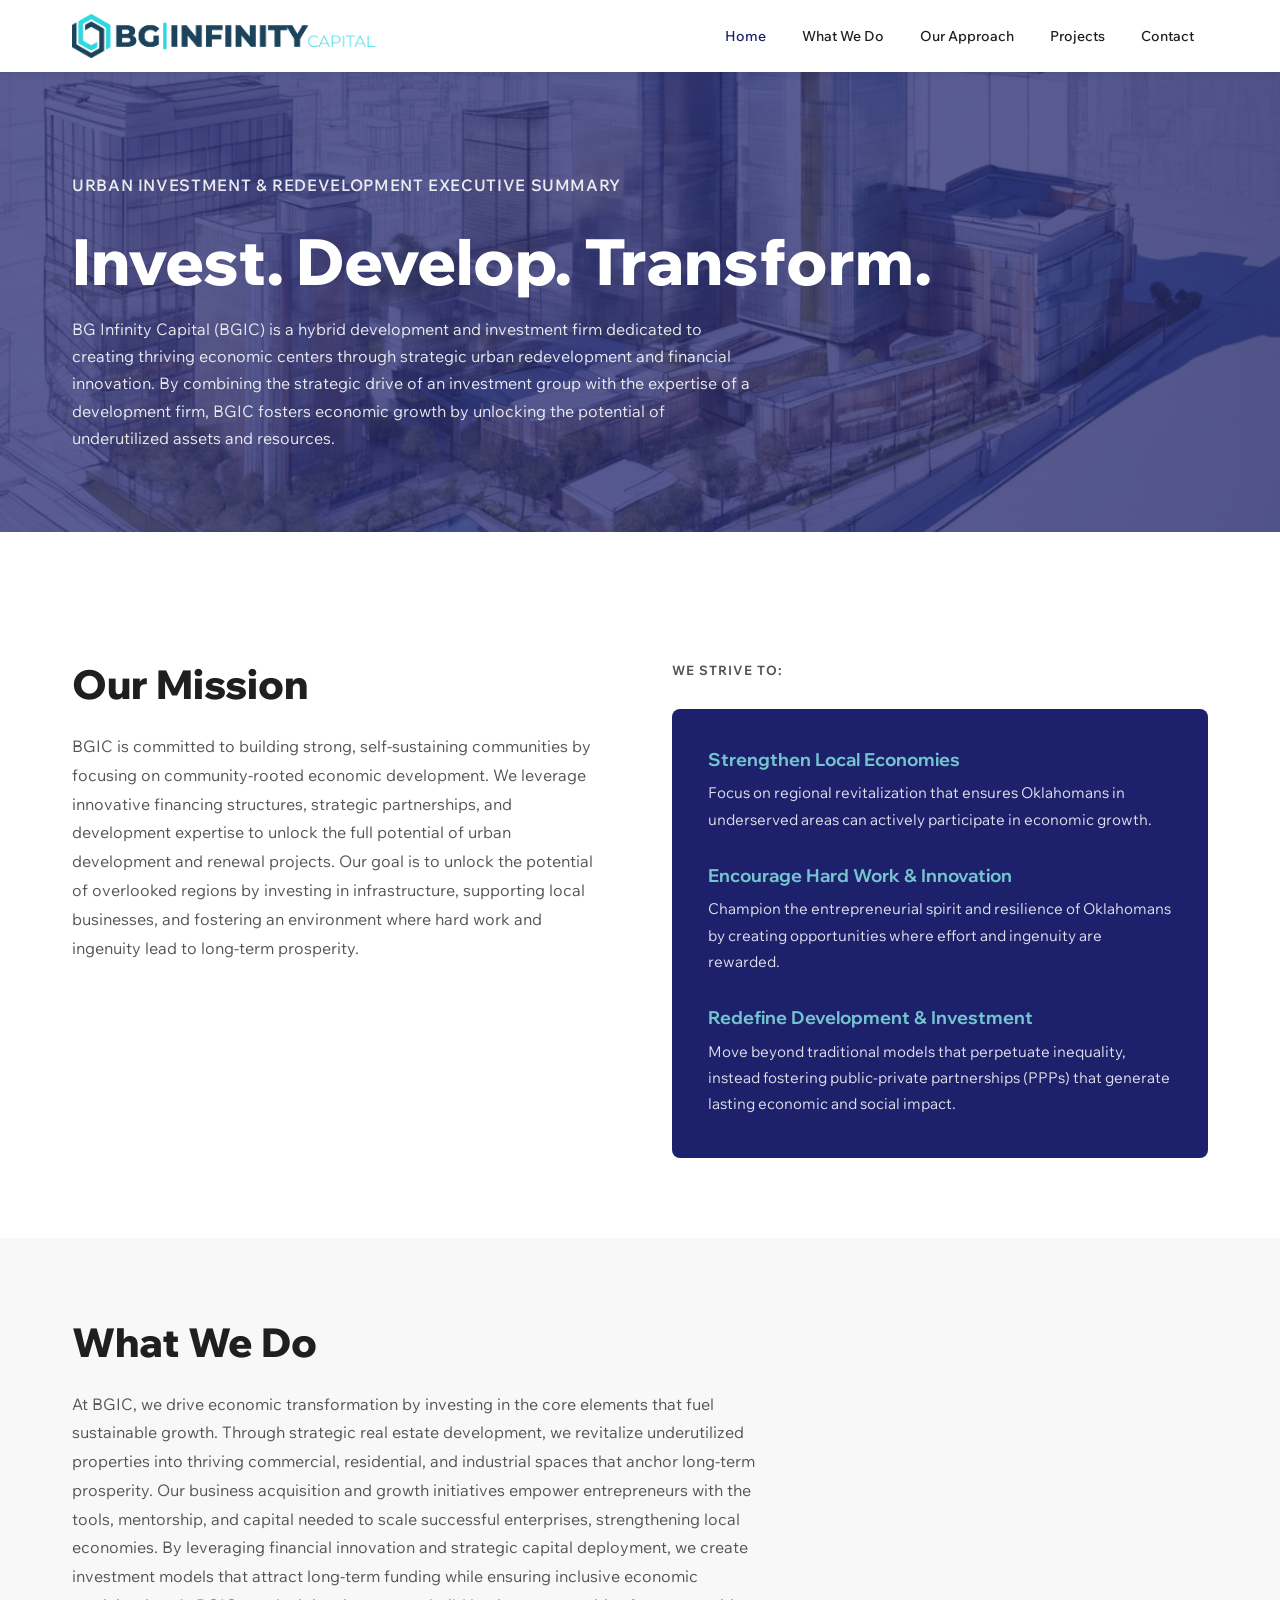
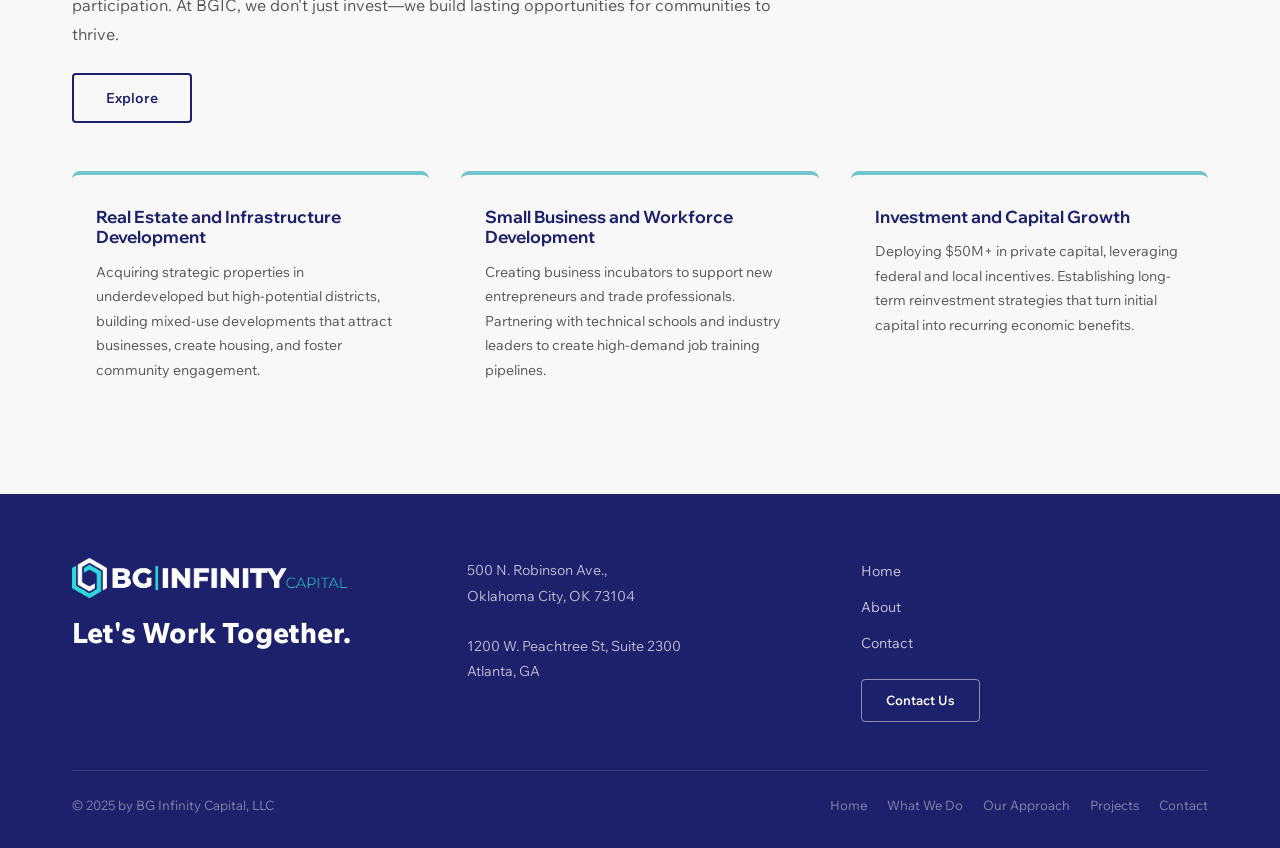
<file: index.html>
<!DOCTYPE html>
<html lang="en">
<head>
  <meta charset="UTF-8">
  <meta http-equiv="Content-Security-Policy" content="upgrade-insecure-requests">
  <meta name="viewport" content="width=device-width, initial-scale=1.0">
  <title>BG Infinity Capital – Invest. Develop. Transform.</title>
  <meta name="description" content="BG Infinity Capital (BGIC) is a hybrid development and investment firm dedicated to creating thriving economic centers through strategic urban redevelopment and financial innovation.">
  <link rel="icon" type="image/png" href="assets/images/logo.png">
  <link rel="stylesheet" href="assets/css/styles.css">
</head>
<body>

  <!-- NAVBAR -->
  <nav class="navbar">
    <div class="container">
      <a href="index.html" class="navbar-logo">
        <img src="assets/images/logo-dark.png" alt="BG Infinity Capital">
      </a>
      <ul class="navbar-nav">
        <li><a href="index.html">Home</a></li>
        <li><a href="what-we-do.html">What We Do</a></li>
        <li><a href="our-approach.html">Our Approach</a></li>
        <li><a href="projects.html">Projects</a></li>
        <li><a href="contact.html">Contact</a></li>
      </ul>
      <button class="navbar-hamburger" aria-label="Open menu">
        <span></span><span></span><span></span>
      </button>
    </div>
  </nav>

  <!-- MOBILE NAV -->
  <div class="mobile-nav">
    <a href="index.html">Home</a>
    <a href="what-we-do.html">What We Do</a>
    <a href="our-approach.html">Our Approach</a>
    <a href="projects.html">Projects</a>
    <a href="contact.html">Contact</a>
  </div>

  <main class="page-content">

    <!-- HERO -->
    <section class="hero" style="background-image: url('assets/images/hero-building.jpg');">
      <div class="container">
        <p class="hero-subtitle fade-up">Urban Investment &amp; Redevelopment Executive Summary</p>
        <h1 class="fade-up" style="transition-delay:0.1s">Invest. Develop. Transform.</h1>
        <p class="fade-up" style="transition-delay:0.2s">BG Infinity Capital (BGIC) is a hybrid development and investment firm dedicated to creating thriving economic centers through strategic urban redevelopment and financial innovation. By combining the strategic drive of an investment group with the expertise of a development firm, BGIC fosters economic growth by unlocking the potential of underutilized assets and resources.</p>
      </div>
    </section>

    <!-- OUR MISSION -->
    <section class="section">
      <div class="container">
        <div class="mission-grid">
          <div class="fade-up">
            <h2 class="section-title">Our Mission</h2>
            <p class="section-lead">BGIC is committed to building strong, self-sustaining communities by focusing on community-rooted economic development. We leverage innovative financing structures, strategic partnerships, and development expertise to unlock the full potential of urban development and renewal projects. Our goal is to unlock the potential of overlooked regions by investing in infrastructure, supporting local businesses, and fostering an environment where hard work and ingenuity lead to long-term prosperity.</p>
          </div>
          <div>
            <p style="font-size:13px;font-weight:700;letter-spacing:0.08em;text-transform:uppercase;color:var(--text-muted);margin-bottom:28px;" class="fade-up">We strive to:</p>
            <div class="mission-pillars" style="background:var(--primary);border-radius:8px;padding:40px 36px;">
              <div class="mission-pillar fade-up">
                <h3>Strengthen Local Economies</h3>
                <p>Focus on regional revitalization that ensures Oklahomans in underserved areas can actively participate in economic growth.</p>
              </div>
              <div class="mission-pillar fade-up" style="transition-delay:0.1s">
                <h3>Encourage Hard Work &amp; Innovation</h3>
                <p>Champion the entrepreneurial spirit and resilience of Oklahomans by creating opportunities where effort and ingenuity are rewarded.</p>
              </div>
              <div class="mission-pillar fade-up" style="transition-delay:0.2s">
                <h3>Redefine Development &amp; Investment</h3>
                <p>Move beyond traditional models that perpetuate inequality, instead fostering public-private partnerships (PPPs) that generate lasting economic and social impact.</p>
              </div>
            </div>
          </div>
        </div>
      </div>
    </section>

    <!-- WHAT WE DO -->
    <section class="section" style="background:var(--bg-light);">
      <div class="container">
        <div class="fade-up">
          <h2 class="section-title">What We Do</h2>
          <p class="section-lead">At BGIC, we drive economic transformation by investing in the core elements that fuel sustainable growth. Through strategic real estate development, we revitalize underutilized properties into thriving commercial, residential, and industrial spaces that anchor long-term prosperity. Our business acquisition and growth initiatives empower entrepreneurs with the tools, mentorship, and capital needed to scale successful enterprises, strengthening local economies. By leveraging financial innovation and strategic capital deployment, we create investment models that attract long-term funding while ensuring inclusive economic participation. At BGIC, we don't just invest—we build lasting opportunities for communities to thrive.</p>
          <a href="what-we-do.html" class="btn-outline" style="color:var(--primary);border-color:var(--primary);">Explore</a>
        </div>
        <div class="services-grid">
          <div class="service-card fade-up">
            <h3>Real Estate and Infrastructure Development</h3>
            <p>Acquiring strategic properties in underdeveloped but high-potential districts, building mixed-use developments that attract businesses, create housing, and foster community engagement.</p>
          </div>
          <div class="service-card fade-up" style="transition-delay:0.1s">
            <h3>Small Business and Workforce Development</h3>
            <p>Creating business incubators to support new entrepreneurs and trade professionals. Partnering with technical schools and industry leaders to create high-demand job training pipelines.</p>
          </div>
          <div class="service-card fade-up" style="transition-delay:0.2s">
            <h3>Investment and Capital Growth</h3>
            <p>Deploying $50M+ in private capital, leveraging federal and local incentives. Establishing long-term reinvestment strategies that turn initial capital into recurring economic benefits.</p>
          </div>
        </div>
      </div>
    </section>

  </main>

  <!-- FOOTER -->
  <footer class="footer">
    <div class="container">
      <div class="footer-top">
        <div>
          <div class="footer-brand">
            <img src="assets/images/logo-white.png" alt="BG Infinity Capital">
            <p class="tagline">Let's Work Together.</p>
          </div>
        </div>
        <div class="footer-addresses">
          <p>500 N. Robinson Ave.,<br>Oklahoma City, OK 73104</p>
          <br>
          <p>1200 W. Peachtree St, Suite 2300<br>Atlanta, GA</p>
        </div>
        <div style="display:flex;flex-direction:column;gap:24px;align-items:flex-start;">
          <nav class="footer-nav">
            <ul>
              <li><a href="index.html">Home</a></li>
              <li><a href="what-we-do.html">About</a></li>
              <li><a href="contact.html">Contact</a></li>
            </ul>
          </nav>
          <a href="contact.html" class="btn-cta">Contact Us</a>
        </div>
      </div>
      <div class="footer-bottom">
        <span>© 2025 by BG Infinity Capital, LLC</span>
        <nav style="display:flex;gap:20px;">
          <a href="index.html" style="color:rgba(255,255,255,0.45)">Home</a>
          <a href="what-we-do.html" style="color:rgba(255,255,255,0.45)">What We Do</a>
          <a href="our-approach.html" style="color:rgba(255,255,255,0.45)">Our Approach</a>
          <a href="projects.html" style="color:rgba(255,255,255,0.45)">Projects</a>
          <a href="contact.html" style="color:rgba(255,255,255,0.45)">Contact</a>
        </nav>
      </div>
    </div>
  </footer>

  <script src="assets/js/main.js"></script>
</body>
</html>
</file>
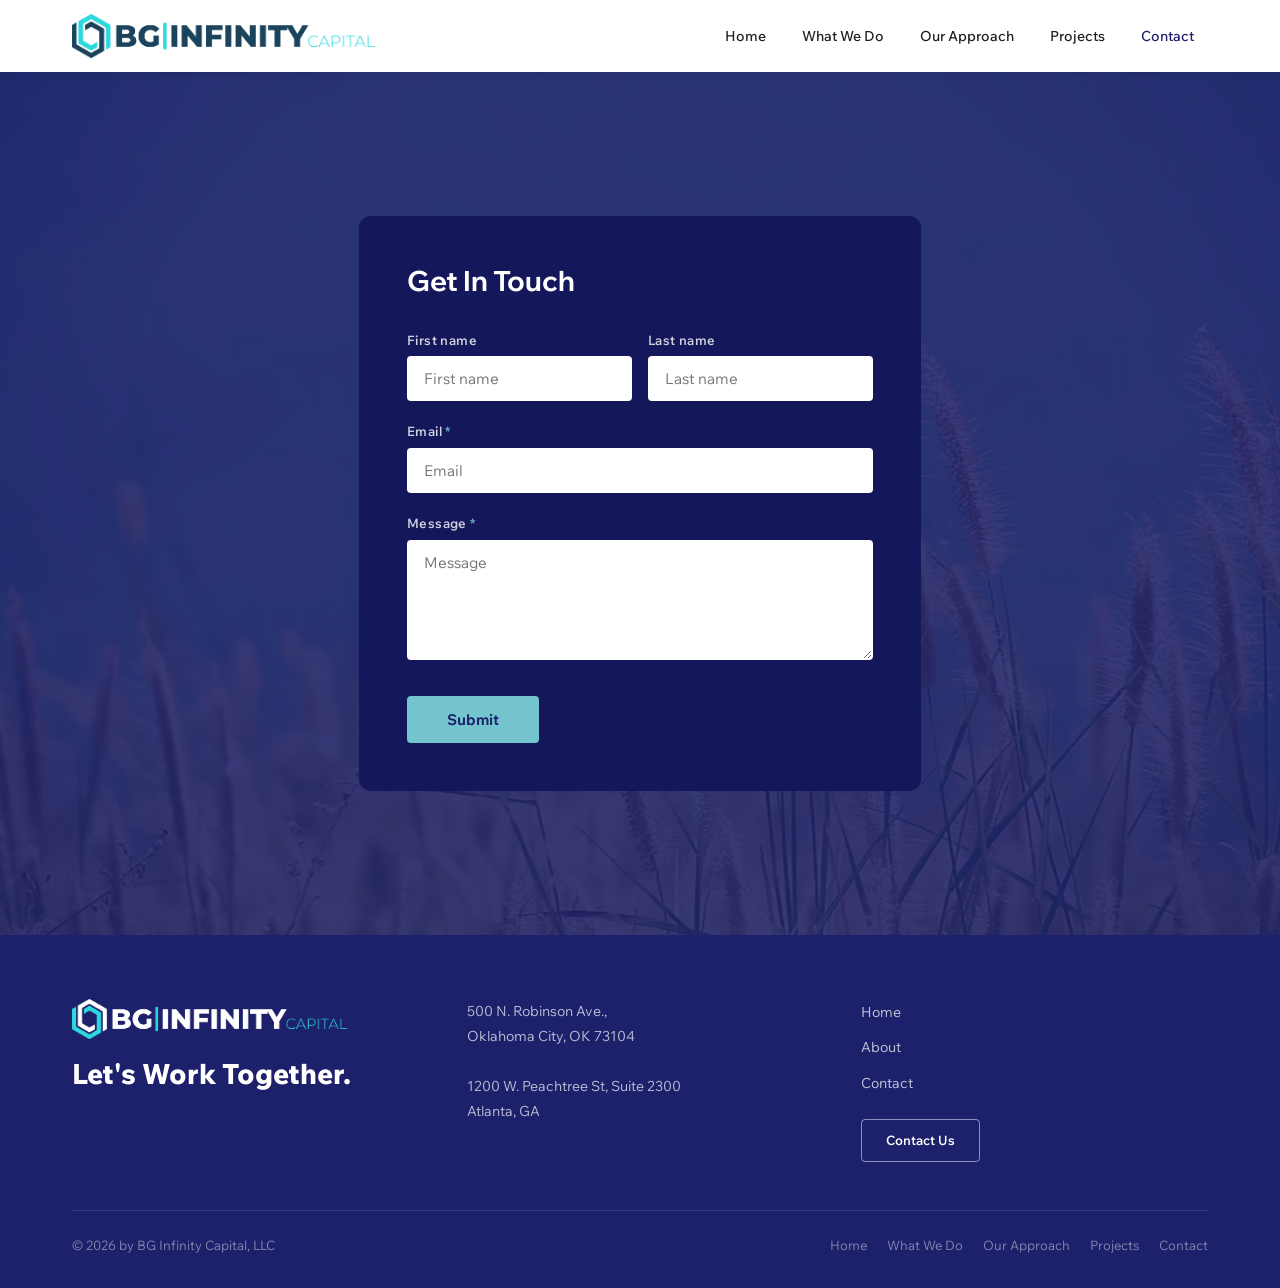
<file: contact.html>
<!DOCTYPE html>
<html lang="en">
<head>
  <meta charset="UTF-8">
  <meta http-equiv="Content-Security-Policy" content="upgrade-insecure-requests">
  <meta name="viewport" content="width=device-width, initial-scale=1.0">
  <title>Contact – BG Infinity Capital</title>
  <meta name="description" content="Get in touch with BG Infinity Capital. We're ready to discuss investment opportunities, partnerships, and community development projects.">
  <link rel="icon" type="image/png" href="assets/images/logo.png">
  <link rel="stylesheet" href="assets/css/styles.css">
</head>
<body>

  <!-- NAVBAR -->
  <nav class="navbar">
    <div class="container">
      <a href="index.html" class="navbar-logo">
        <img src="assets/images/logo-dark.png" alt="BG Infinity Capital">
      </a>
      <ul class="navbar-nav">
        <li><a href="index.html">Home</a></li>
        <li><a href="what-we-do.html">What We Do</a></li>
        <li><a href="our-approach.html">Our Approach</a></li>
        <li><a href="projects.html">Projects</a></li>
        <li><a href="contact.html">Contact</a></li>
      </ul>
      <button class="navbar-hamburger" aria-label="Open menu">
        <span></span><span></span><span></span>
      </button>
    </div>
  </nav>

  <div class="mobile-nav">
    <a href="index.html">Home</a>
    <a href="what-we-do.html">What We Do</a>
    <a href="our-approach.html">Our Approach</a>
    <a href="projects.html">Projects</a>
    <a href="contact.html">Contact</a>
  </div>

  <main class="page-content">

    <!-- CONTACT SECTION -->
    <section class="contact-section" style="min-height:calc(100vh - 72px);display:flex;align-items:center;background-image:url('assets/images/contact-bg.jpg');background-size:cover;background-position:center;position:relative;">
      <div style="position:absolute;inset:0;background:rgba(29,33,107,0.88);"></div>
      <div class="container" style="position:relative;z-index:1;padding-top:64px;padding-bottom:64px;">
        <div class="contact-form-card fade-up">
          <h2>Get In Touch</h2>
          <form id="contact-form" novalidate>
            <!-- Web3Forms access key — replace with your key from web3forms.com -->
            <input type="hidden" name="access_key" value="21f04a10-258e-4443-8933-9383ac6e4889">
            <input type="hidden" name="subject" value="New Contact Form Submission — BG Infinity Capital">
            <input type="hidden" name="from_name" value="BG Infinity Capital Website">
            <input type="checkbox" name="botcheck" style="display:none;">

            <div class="form-row">
              <div class="form-group">
                <label for="first-name">First name</label>
                <input type="text" id="first-name" name="first_name" placeholder="First name" autocomplete="given-name">
              </div>
              <div class="form-group">
                <label for="last-name">Last name</label>
                <input type="text" id="last-name" name="last_name" placeholder="Last name" autocomplete="family-name">
              </div>
            </div>

            <div class="form-group">
              <label for="email">Email <span style="color:var(--accent);">*</span></label>
              <input type="email" id="email" name="email" placeholder="Email" required autocomplete="email">
            </div>

            <div class="form-group">
              <label for="message">Message <span style="color:var(--accent);">*</span></label>
              <textarea id="message" name="message" placeholder="Message" required></textarea>
            </div>

            <button type="submit" class="btn-submit">Submit</button>
            <div id="form-success" class="form-success"></div>
          </form>
        </div>
      </div>
    </section>

  </main>

  <!-- FOOTER -->
  <footer class="footer">
    <div class="container">
      <div class="footer-top">
        <div>
          <div class="footer-brand">
            <img src="assets/images/logo-white.png" alt="BG Infinity Capital">
            <p class="tagline">Let's Work Together.</p>
          </div>
        </div>
        <div class="footer-addresses">
          <p>500 N. Robinson Ave.,<br>Oklahoma City, OK 73104</p>
          <br>
          <p>1200 W. Peachtree St, Suite 2300<br>Atlanta, GA</p>
        </div>
        <div style="display:flex;flex-direction:column;gap:24px;align-items:flex-start;">
          <nav class="footer-nav">
            <ul>
              <li><a href="index.html">Home</a></li>
              <li><a href="what-we-do.html">About</a></li>
              <li><a href="contact.html">Contact</a></li>
            </ul>
          </nav>
          <a href="contact.html" class="btn-cta">Contact Us</a>
        </div>
      </div>
      <div class="footer-bottom">
        <span>© 2026 by BG Infinity Capital, LLC</span>
        <nav style="display:flex;gap:20px;">
          <a href="index.html" style="color:rgba(255,255,255,0.45)">Home</a>
          <a href="what-we-do.html" style="color:rgba(255,255,255,0.45)">What We Do</a>
          <a href="our-approach.html" style="color:rgba(255,255,255,0.45)">Our Approach</a>
          <a href="projects.html" style="color:rgba(255,255,255,0.45)">Projects</a>
          <a href="contact.html" style="color:rgba(255,255,255,0.45)">Contact</a>
        </nav>
      </div>
    </div>
  </footer>

  <script src="assets/js/main.js"></script>
</body>
</html>
</file>
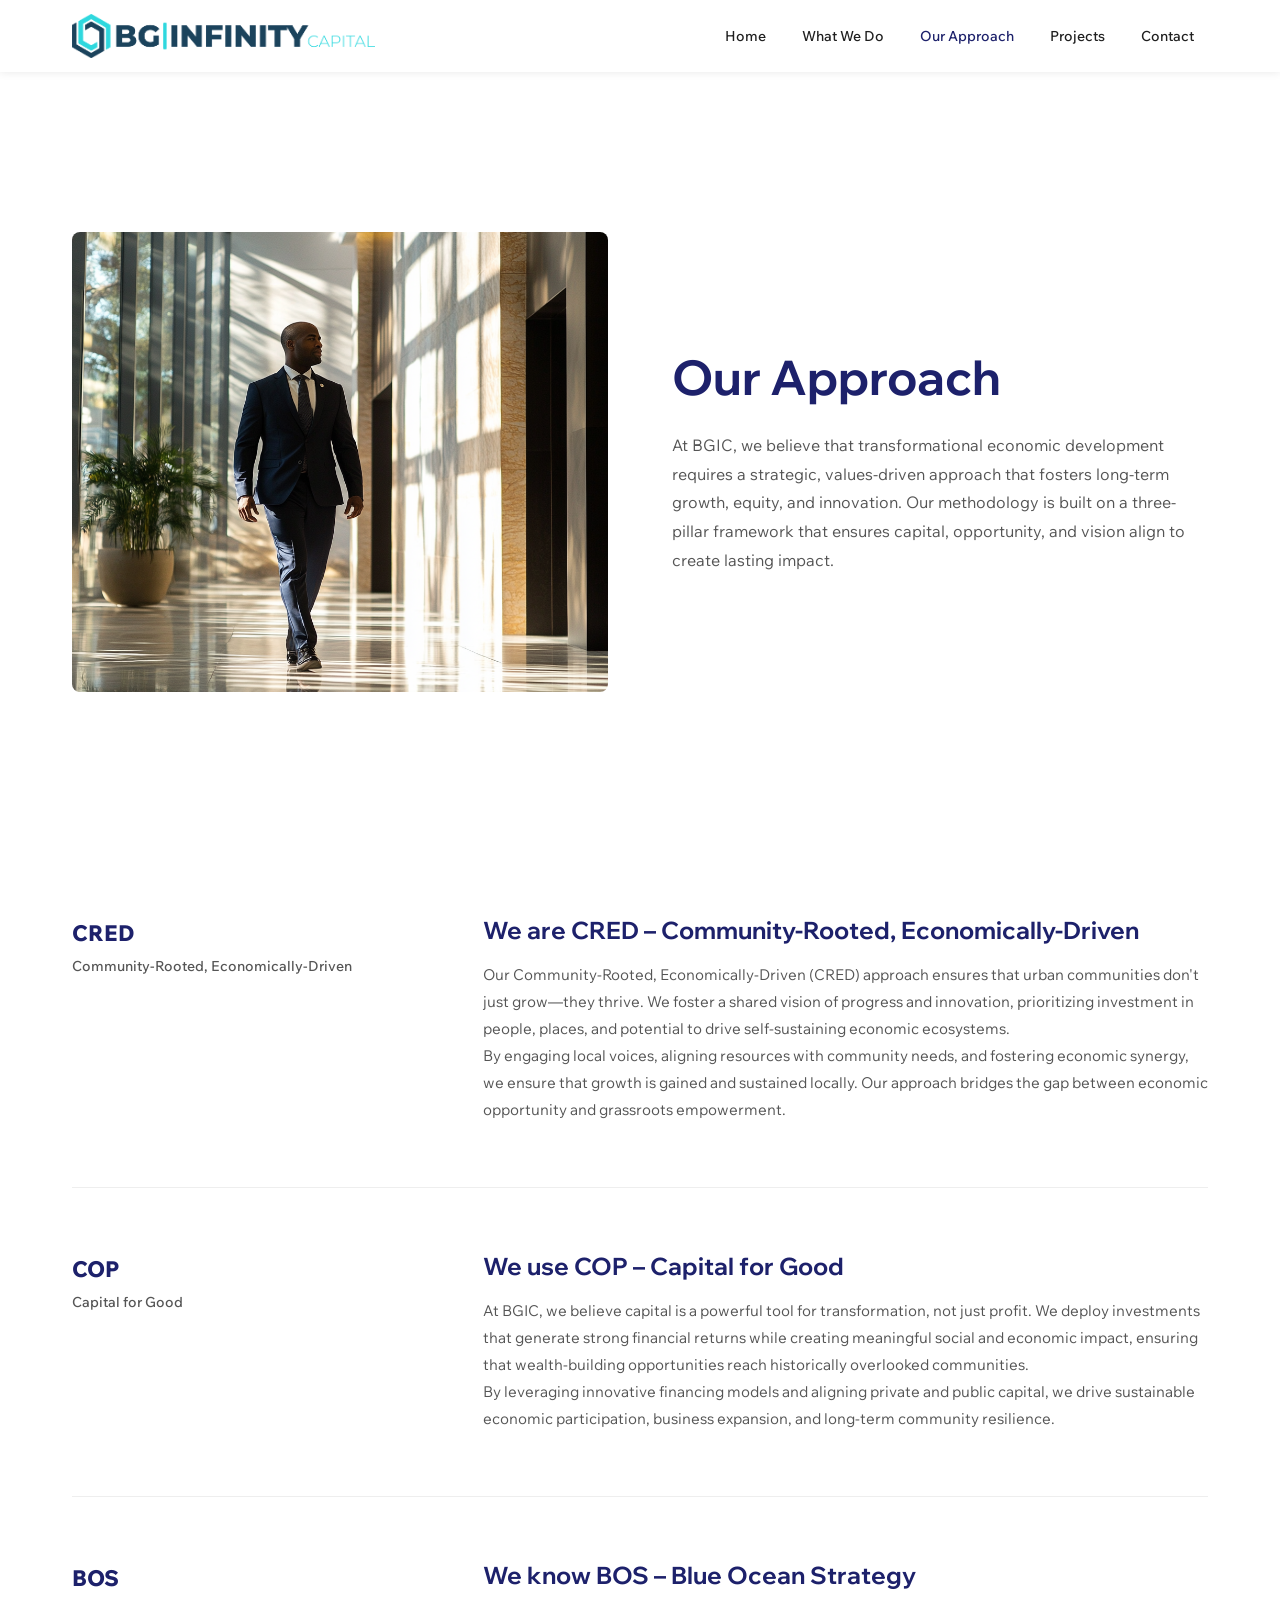
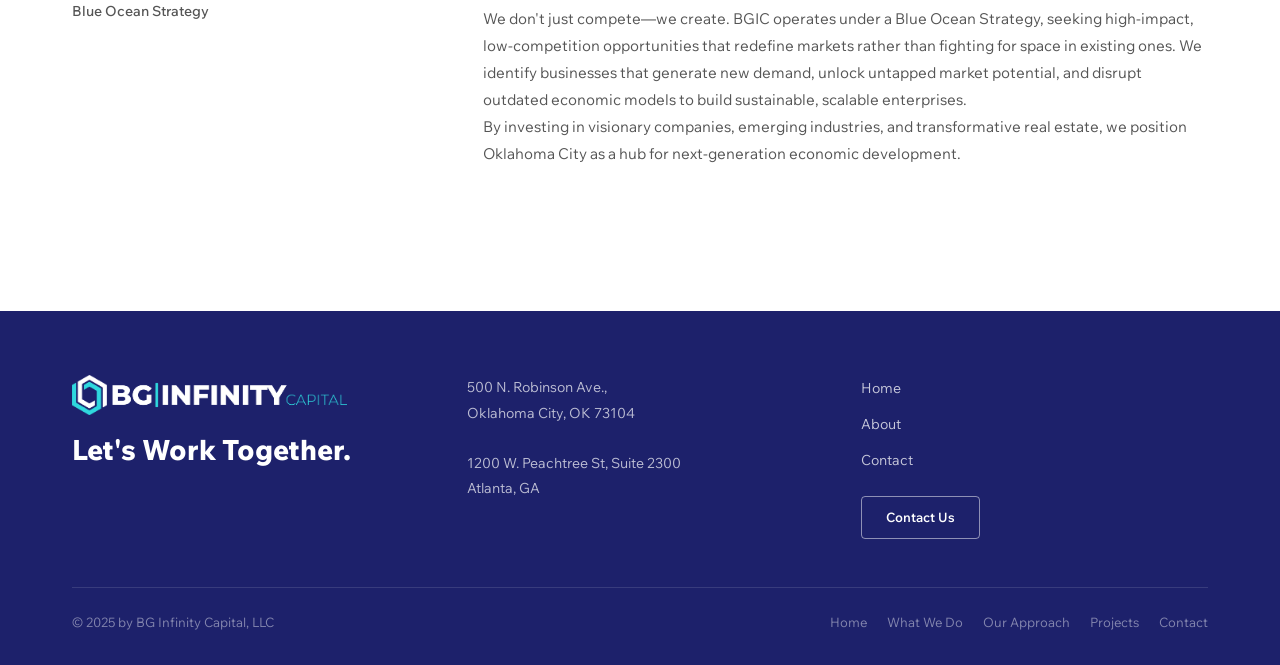
<file: our-approach.html>
<!DOCTYPE html>
<html lang="en">
<head>
  <meta charset="UTF-8">
  <meta http-equiv="Content-Security-Policy" content="upgrade-insecure-requests">
  <meta name="viewport" content="width=device-width, initial-scale=1.0">
  <title>Our Approach – BG Infinity Capital</title>
  <meta name="description" content="BGIC's three-pillar framework — CRED, COP, and BOS — ensures capital, opportunity, and vision align to create lasting community impact.">
  <link rel="icon" type="image/png" href="assets/images/logo.png">
  <link rel="stylesheet" href="assets/css/styles.css">
</head>
<body>

  <!-- NAVBAR -->
  <nav class="navbar">
    <div class="container">
      <a href="index.html" class="navbar-logo">
        <img src="assets/images/logo-dark.png" alt="BG Infinity Capital">
      </a>
      <ul class="navbar-nav">
        <li><a href="index.html">Home</a></li>
        <li><a href="what-we-do.html">What We Do</a></li>
        <li><a href="our-approach.html">Our Approach</a></li>
        <li><a href="projects.html">Projects</a></li>
        <li><a href="contact.html">Contact</a></li>
      </ul>
      <button class="navbar-hamburger" aria-label="Open menu">
        <span></span><span></span><span></span>
      </button>
    </div>
  </nav>

  <div class="mobile-nav">
    <a href="index.html">Home</a>
    <a href="what-we-do.html">What We Do</a>
    <a href="our-approach.html">Our Approach</a>
    <a href="projects.html">Projects</a>
    <a href="contact.html">Contact</a>
  </div>

  <main class="page-content">

    <!-- APPROACH HERO -->
    <section class="section" style="padding-top:80px;">
      <div class="container">
        <div class="approach-hero">
          <img src="assets/images/approach-person.png" alt="Business professional" class="fade-up">
          <div class="approach-hero-text fade-up" style="transition-delay:0.15s">
            <h1>Our Approach</h1>
            <p>At BGIC, we believe that transformational economic development requires a strategic, values-driven approach that fosters long-term growth, equity, and innovation. Our methodology is built on a three-pillar framework that ensures capital, opportunity, and vision align to create lasting impact.</p>
          </div>
        </div>
      </div>
    </section>

    <!-- THREE PILLARS -->
    <section class="section" style="padding-top:0;">
      <div class="container">

        <div class="approach-item">
          <div class="fade-up">
            <div class="approach-label">
              CRED
              <em>Community-Rooted, Economically-Driven</em>
            </div>
          </div>
          <div class="approach-content fade-up" style="transition-delay:0.15s">
            <h2>We are CRED – Community-Rooted, Economically-Driven</h2>
            <p>Our Community-Rooted, Economically-Driven (CRED) approach ensures that urban communities don't just grow—they thrive. We foster a shared vision of progress and innovation, prioritizing investment in people, places, and potential to drive self-sustaining economic ecosystems.</p>
            <p>By engaging local voices, aligning resources with community needs, and fostering economic synergy, we ensure that growth is gained and sustained locally. Our approach bridges the gap between economic opportunity and grassroots empowerment.</p>
          </div>
        </div>

        <div class="approach-item">
          <div class="fade-up">
            <div class="approach-label">
              COP
              <em>Capital for Good</em>
            </div>
          </div>
          <div class="approach-content fade-up" style="transition-delay:0.15s">
            <h2>We use COP – Capital for Good</h2>
            <p>At BGIC, we believe capital is a powerful tool for transformation, not just profit. We deploy investments that generate strong financial returns while creating meaningful social and economic impact, ensuring that wealth-building opportunities reach historically overlooked communities.</p>
            <p>By leveraging innovative financing models and aligning private and public capital, we drive sustainable economic participation, business expansion, and long-term community resilience.</p>
          </div>
        </div>

        <div class="approach-item">
          <div class="fade-up">
            <div class="approach-label">
              BOS
              <em>Blue Ocean Strategy</em>
            </div>
          </div>
          <div class="approach-content fade-up" style="transition-delay:0.15s">
            <h2>We know BOS – Blue Ocean Strategy</h2>
            <p>We don't just compete—we create. BGIC operates under a Blue Ocean Strategy, seeking high-impact, low-competition opportunities that redefine markets rather than fighting for space in existing ones. We identify businesses that generate new demand, unlock untapped market potential, and disrupt outdated economic models to build sustainable, scalable enterprises.</p>
            <p>By investing in visionary companies, emerging industries, and transformative real estate, we position Oklahoma City as a hub for next-generation economic development.</p>
          </div>
        </div>

      </div>
    </section>

  </main>

  <!-- FOOTER -->
  <footer class="footer">
    <div class="container">
      <div class="footer-top">
        <div>
          <div class="footer-brand">
            <img src="assets/images/logo-white.png" alt="BG Infinity Capital">
            <p class="tagline">Let's Work Together.</p>
          </div>
        </div>
        <div class="footer-addresses">
          <p>500 N. Robinson Ave.,<br>Oklahoma City, OK 73104</p>
          <br>
          <p>1200 W. Peachtree St, Suite 2300<br>Atlanta, GA</p>
        </div>
        <div style="display:flex;flex-direction:column;gap:24px;align-items:flex-start;">
          <nav class="footer-nav">
            <ul>
              <li><a href="index.html">Home</a></li>
              <li><a href="what-we-do.html">About</a></li>
              <li><a href="contact.html">Contact</a></li>
            </ul>
          </nav>
          <a href="contact.html" class="btn-cta">Contact Us</a>
        </div>
      </div>
      <div class="footer-bottom">
        <span>© 2025 by BG Infinity Capital, LLC</span>
        <nav style="display:flex;gap:20px;">
          <a href="index.html" style="color:rgba(255,255,255,0.45)">Home</a>
          <a href="what-we-do.html" style="color:rgba(255,255,255,0.45)">What We Do</a>
          <a href="our-approach.html" style="color:rgba(255,255,255,0.45)">Our Approach</a>
          <a href="projects.html" style="color:rgba(255,255,255,0.45)">Projects</a>
          <a href="contact.html" style="color:rgba(255,255,255,0.45)">Contact</a>
        </nav>
      </div>
    </div>
  </footer>

  <script src="assets/js/main.js"></script>
</body>
</html>
</file>
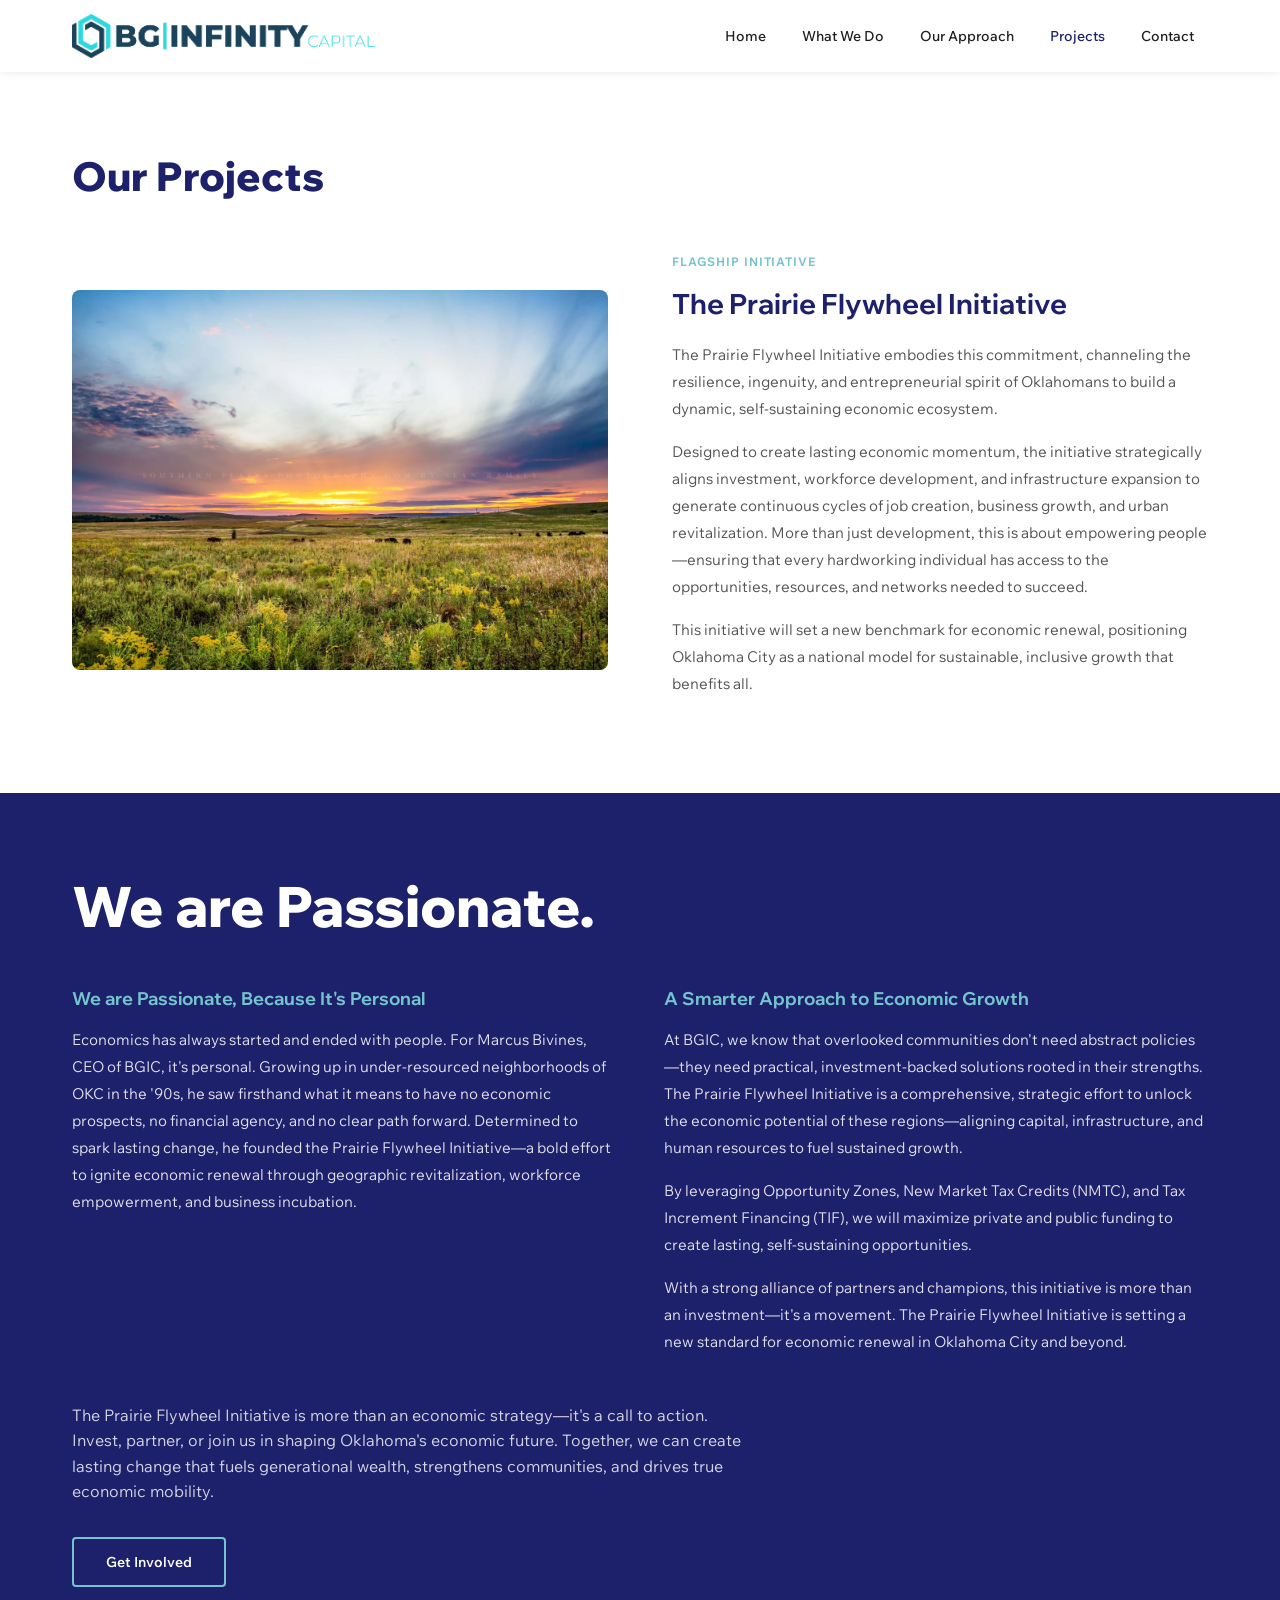
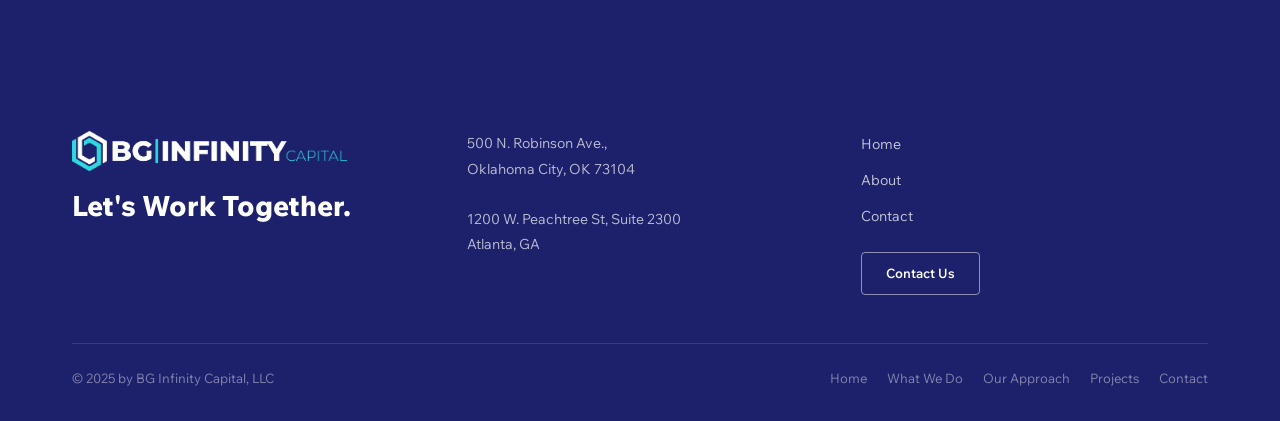
<file: projects.html>
<!DOCTYPE html>
<html lang="en">
<head>
  <meta charset="UTF-8">
  <meta http-equiv="Content-Security-Policy" content="upgrade-insecure-requests">
  <meta name="viewport" content="width=device-width, initial-scale=1.0">
  <title>Projects – BG Infinity Capital</title>
  <meta name="description" content="The Prairie Flywheel Initiative — BGIC's flagship project channeling resilience and entrepreneurial spirit to build a self-sustaining economic ecosystem in Oklahoma City.">
  <link rel="icon" type="image/png" href="assets/images/logo.png">
  <link rel="stylesheet" href="assets/css/styles.css">
</head>
<body>

  <!-- NAVBAR -->
  <nav class="navbar">
    <div class="container">
      <a href="index.html" class="navbar-logo">
        <img src="assets/images/logo-dark.png" alt="BG Infinity Capital">
      </a>
      <ul class="navbar-nav">
        <li><a href="index.html">Home</a></li>
        <li><a href="what-we-do.html">What We Do</a></li>
        <li><a href="our-approach.html">Our Approach</a></li>
        <li><a href="projects.html">Projects</a></li>
        <li><a href="contact.html">Contact</a></li>
      </ul>
      <button class="navbar-hamburger" aria-label="Open menu">
        <span></span><span></span><span></span>
      </button>
    </div>
  </nav>

  <div class="mobile-nav">
    <a href="index.html">Home</a>
    <a href="what-we-do.html">What We Do</a>
    <a href="our-approach.html">Our Approach</a>
    <a href="projects.html">Projects</a>
    <a href="contact.html">Contact</a>
  </div>

  <main class="page-content">

    <!-- PAGE HEADER -->
    <section class="section">
      <div class="container">
        <h1 class="section-title fade-up" style="color:var(--primary);">Our Projects</h1>

        <div class="project-block">
          <div class="project-img fade-up">
            <img src="assets/images/prairie.webp" alt="Tallgrass Prairie — Oklahoma landscape">
          </div>
          <div class="project-content fade-up" style="transition-delay:0.15s">
            <span class="project-tag">Flagship Initiative</span>
            <h2>The Prairie Flywheel Initiative</h2>
            <p>The Prairie Flywheel Initiative embodies this commitment, channeling the resilience, ingenuity, and entrepreneurial spirit of Oklahomans to build a dynamic, self-sustaining economic ecosystem.</p>
            <p>Designed to create lasting economic momentum, the initiative strategically aligns investment, workforce development, and infrastructure expansion to generate continuous cycles of job creation, business growth, and urban revitalization. More than just development, this is about empowering people—ensuring that every hardworking individual has access to the opportunities, resources, and networks needed to succeed.</p>
            <p>This initiative will set a new benchmark for economic renewal, positioning Oklahoma City as a national model for sustainable, inclusive growth that benefits all.</p>
          </div>
        </div>
      </div>
    </section>

    <!-- WE ARE PASSIONATE -->
    <section class="passionate-section">
      <div class="container">
        <h2 class="fade-up">We are Passionate.</h2>
        <div class="passionate-grid">
          <div class="passionate-block fade-up">
            <h3>We are Passionate, Because It's Personal</h3>
            <p>Economics has always started and ended with people. For Marcus Bivines, CEO of BGIC, it's personal. Growing up in under-resourced neighborhoods of OKC in the '90s, he saw firsthand what it means to have no economic prospects, no financial agency, and no clear path forward. Determined to spark lasting change, he founded the Prairie Flywheel Initiative—a bold effort to ignite economic renewal through geographic revitalization, workforce empowerment, and business incubation.</p>
          </div>
          <div class="passionate-block fade-up" style="transition-delay:0.15s">
            <h3>A Smarter Approach to Economic Growth</h3>
            <p>At BGIC, we know that overlooked communities don't need abstract policies—they need practical, investment-backed solutions rooted in their strengths. The Prairie Flywheel Initiative is a comprehensive, strategic effort to unlock the economic potential of these regions—aligning capital, infrastructure, and human resources to fuel sustained growth.</p>
            <p style="margin-top:16px;">By leveraging Opportunity Zones, New Market Tax Credits (NMTC), and Tax Increment Financing (TIF), we will maximize private and public funding to create lasting, self-sustaining opportunities.</p>
            <p style="margin-top:16px;">With a strong alliance of partners and champions, this initiative is more than an investment—it's a movement. The Prairie Flywheel Initiative is setting a new standard for economic renewal in Oklahoma City and beyond.</p>
          </div>
        </div>
        <div style="margin-top:48px;" class="fade-up">
          <p style="font-size:16px;color:rgba(255,255,255,0.8);max-width:680px;">The Prairie Flywheel Initiative is more than an economic strategy—it's a call to action. Invest, partner, or join us in shaping Oklahoma's economic future. Together, we can create lasting change that fuels generational wealth, strengthens communities, and drives true economic mobility.</p>
          <a href="contact.html" class="btn-outline" style="margin-top:32px;">Get Involved</a>
        </div>
      </div>
    </section>

  </main>

  <!-- FOOTER -->
  <footer class="footer">
    <div class="container">
      <div class="footer-top">
        <div>
          <div class="footer-brand">
            <img src="assets/images/logo-white.png" alt="BG Infinity Capital">
            <p class="tagline">Let's Work Together.</p>
          </div>
        </div>
        <div class="footer-addresses">
          <p>500 N. Robinson Ave.,<br>Oklahoma City, OK 73104</p>
          <br>
          <p>1200 W. Peachtree St, Suite 2300<br>Atlanta, GA</p>
        </div>
        <div style="display:flex;flex-direction:column;gap:24px;align-items:flex-start;">
          <nav class="footer-nav">
            <ul>
              <li><a href="index.html">Home</a></li>
              <li><a href="what-we-do.html">About</a></li>
              <li><a href="contact.html">Contact</a></li>
            </ul>
          </nav>
          <a href="contact.html" class="btn-cta">Contact Us</a>
        </div>
      </div>
      <div class="footer-bottom">
        <span>© 2025 by BG Infinity Capital, LLC</span>
        <nav style="display:flex;gap:20px;">
          <a href="index.html" style="color:rgba(255,255,255,0.45)">Home</a>
          <a href="what-we-do.html" style="color:rgba(255,255,255,0.45)">What We Do</a>
          <a href="our-approach.html" style="color:rgba(255,255,255,0.45)">Our Approach</a>
          <a href="projects.html" style="color:rgba(255,255,255,0.45)">Projects</a>
          <a href="contact.html" style="color:rgba(255,255,255,0.45)">Contact</a>
        </nav>
      </div>
    </div>
  </footer>

  <script src="assets/js/main.js"></script>
</body>
</html>
</file>
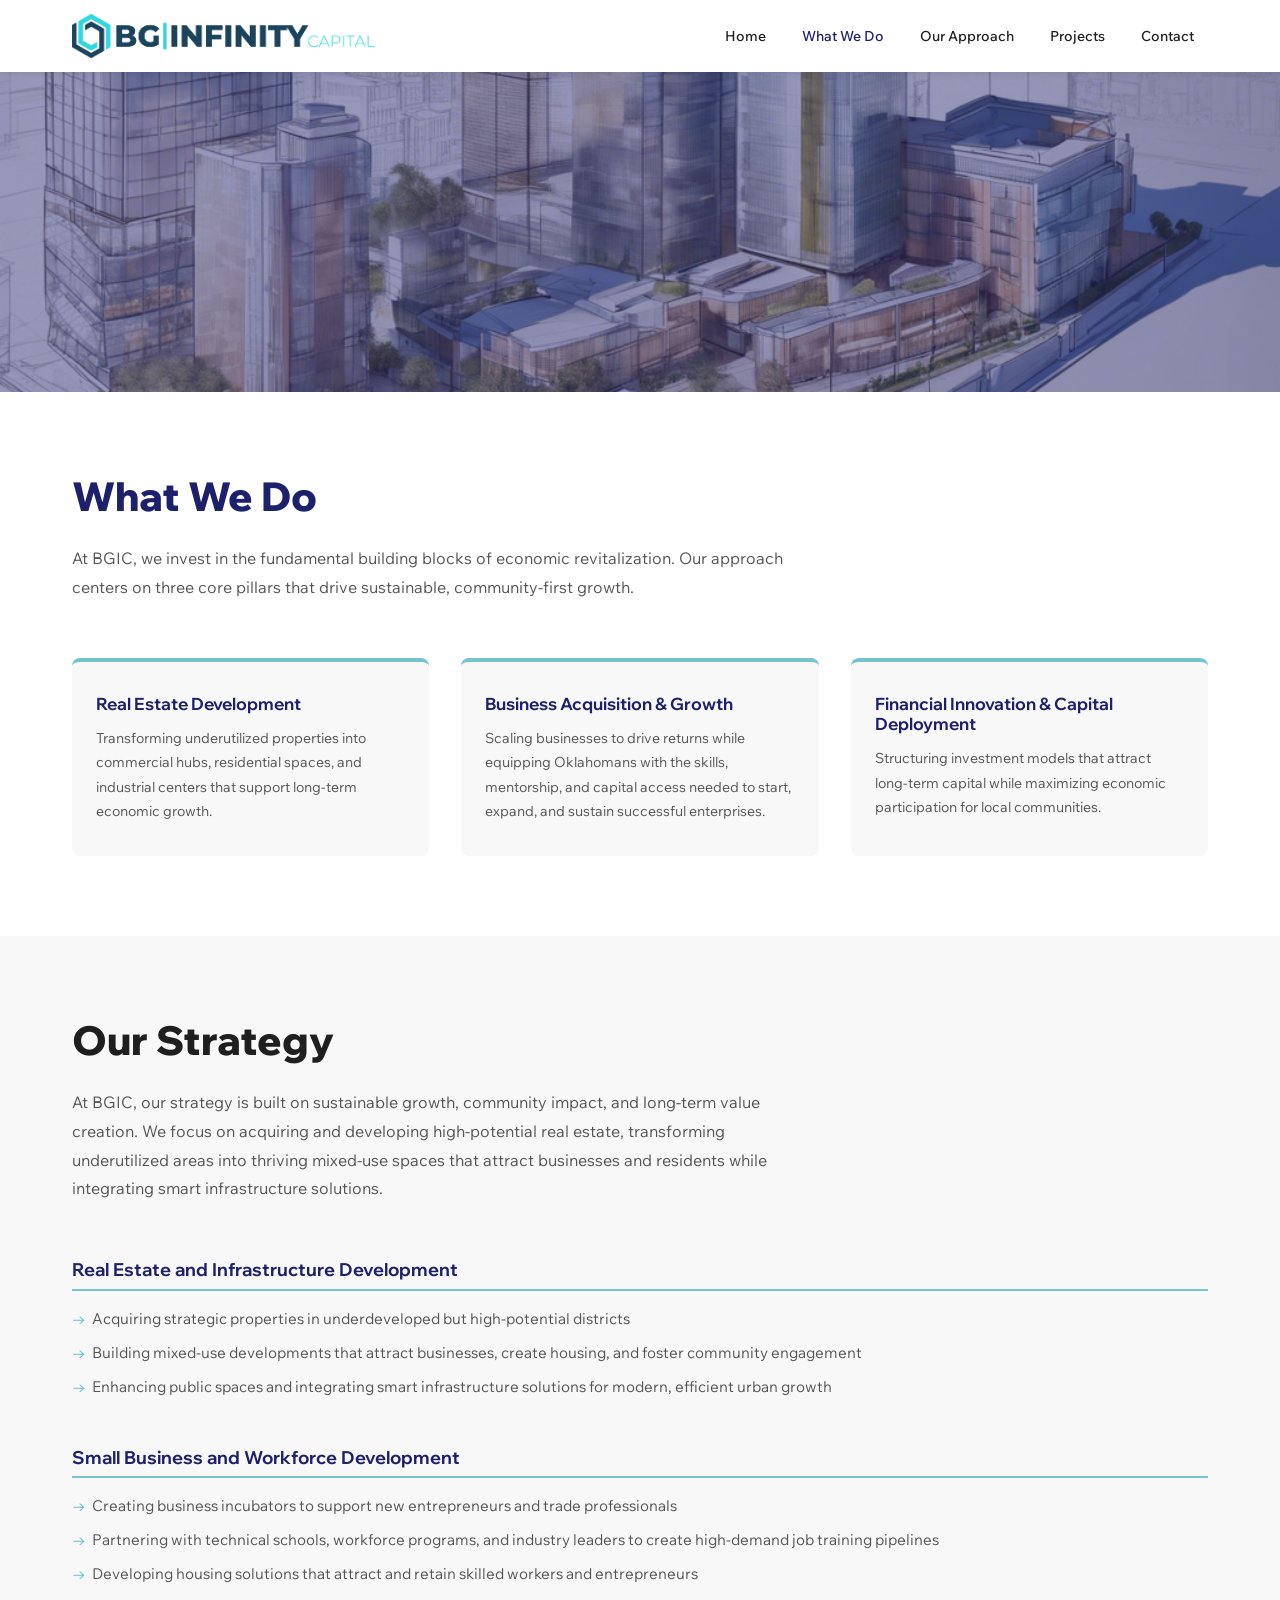
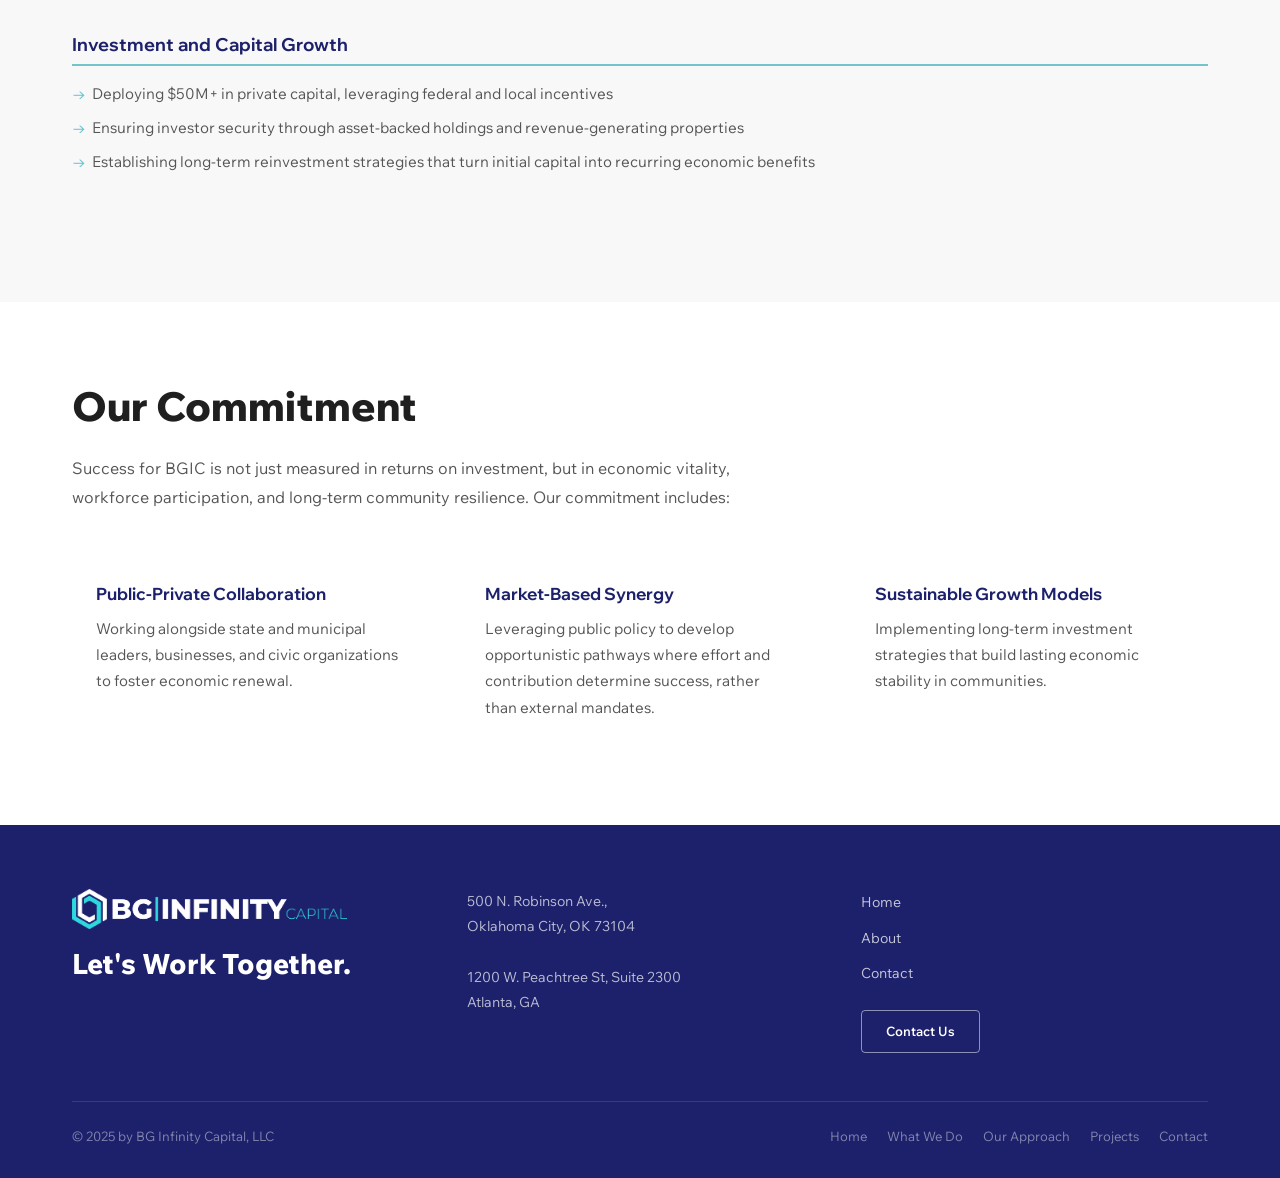
<file: what-we-do.html>
<!DOCTYPE html>
<html lang="en">
<head>
  <meta charset="UTF-8">
  <meta http-equiv="Content-Security-Policy" content="upgrade-insecure-requests">
  <meta name="viewport" content="width=device-width, initial-scale=1.0">
  <title>What We Do – BG Infinity Capital</title>
  <meta name="description" content="BGIC invests in the fundamental building blocks of economic revitalization through real estate development, small business growth, and capital deployment.">
  <link rel="icon" type="image/png" href="assets/images/logo.png">
  <link rel="stylesheet" href="assets/css/styles.css">
</head>
<body>

  <!-- NAVBAR -->
  <nav class="navbar">
    <div class="container">
      <a href="index.html" class="navbar-logo">
        <img src="assets/images/logo-dark.png" alt="BG Infinity Capital">
      </a>
      <ul class="navbar-nav">
        <li><a href="index.html">Home</a></li>
        <li><a href="what-we-do.html">What We Do</a></li>
        <li><a href="our-approach.html">Our Approach</a></li>
        <li><a href="projects.html">Projects</a></li>
        <li><a href="contact.html">Contact</a></li>
      </ul>
      <button class="navbar-hamburger" aria-label="Open menu">
        <span></span><span></span><span></span>
      </button>
    </div>
  </nav>

  <div class="mobile-nav">
    <a href="index.html">Home</a>
    <a href="what-we-do.html">What We Do</a>
    <a href="our-approach.html">Our Approach</a>
    <a href="projects.html">Projects</a>
    <a href="contact.html">Contact</a>
  </div>

  <main class="page-content">

    <!-- HERO IMAGE BANNER -->
    <div style="width:100%;height:320px;overflow:hidden;position:relative;background:var(--primary);">
      <img src="assets/images/hero-building.jpg" alt="Urban development" style="width:100%;height:100%;object-fit:cover;object-position:center;opacity:0.55;">
    </div>

    <!-- WHAT WE DO INTRO -->
    <section class="section">
      <div class="container">
        <div class="fade-up" style="max-width:760px;">
          <h1 class="section-title" style="color:var(--primary);">What We Do</h1>
          <p class="section-lead">At BGIC, we invest in the fundamental building blocks of economic revitalization. Our approach centers on three core pillars that drive sustainable, community-first growth.</p>
        </div>
        <div class="services-grid" style="margin-top:56px;">
          <div class="service-card fade-up">
            <h3>Real Estate Development</h3>
            <p>Transforming underutilized properties into commercial hubs, residential spaces, and industrial centers that support long-term economic growth.</p>
          </div>
          <div class="service-card fade-up" style="transition-delay:0.1s">
            <h3>Business Acquisition &amp; Growth</h3>
            <p>Scaling businesses to drive returns while equipping Oklahomans with the skills, mentorship, and capital access needed to start, expand, and sustain successful enterprises.</p>
          </div>
          <div class="service-card fade-up" style="transition-delay:0.2s">
            <h3>Financial Innovation &amp; Capital Deployment</h3>
            <p>Structuring investment models that attract long-term capital while maximizing economic participation for local communities.</p>
          </div>
        </div>
      </div>
    </section>

    <!-- OUR STRATEGY -->
    <section class="section" style="background:var(--bg-light);">
      <div class="container">
        <div class="fade-up">
          <h2 class="section-title">Our Strategy</h2>
          <p class="section-lead">At BGIC, our strategy is built on sustainable growth, community impact, and long-term value creation. We focus on acquiring and developing high-potential real estate, transforming underutilized areas into thriving mixed-use spaces that attract businesses and residents while integrating smart infrastructure solutions.</p>
        </div>

        <div style="margin-top:56px;">
          <div class="strategy-area fade-up">
            <h3>Real Estate and Infrastructure Development</h3>
            <ul>
              <li>Acquiring strategic properties in underdeveloped but high-potential districts</li>
              <li>Building mixed-use developments that attract businesses, create housing, and foster community engagement</li>
              <li>Enhancing public spaces and integrating smart infrastructure solutions for modern, efficient urban growth</li>
            </ul>
          </div>

          <div class="strategy-area fade-up" style="transition-delay:0.1s">
            <h3>Small Business and Workforce Development</h3>
            <ul>
              <li>Creating business incubators to support new entrepreneurs and trade professionals</li>
              <li>Partnering with technical schools, workforce programs, and industry leaders to create high-demand job training pipelines</li>
              <li>Developing housing solutions that attract and retain skilled workers and entrepreneurs</li>
            </ul>
          </div>

          <div class="strategy-area fade-up" style="transition-delay:0.2s">
            <h3>Investment and Capital Growth</h3>
            <ul>
              <li>Deploying $50M+ in private capital, leveraging federal and local incentives</li>
              <li>Ensuring investor security through asset-backed holdings and revenue-generating properties</li>
              <li>Establishing long-term reinvestment strategies that turn initial capital into recurring economic benefits</li>
            </ul>
          </div>
        </div>
      </div>
    </section>

    <!-- OUR COMMITMENT -->
    <section class="section">
      <div class="container">
        <div class="fade-up">
          <h2 class="section-title">Our Commitment</h2>
          <p class="section-lead">Success for BGIC is not just measured in returns on investment, but in economic vitality, workforce participation, and long-term community resilience. Our commitment includes:</p>
        </div>
        <div class="commitment-grid">
          <div class="commitment-card fade-up">
            <h3>Public-Private Collaboration</h3>
            <p>Working alongside state and municipal leaders, businesses, and civic organizations to foster economic renewal.</p>
          </div>
          <div class="commitment-card fade-up" style="transition-delay:0.1s">
            <h3>Market-Based Synergy</h3>
            <p>Leveraging public policy to develop opportunistic pathways where effort and contribution determine success, rather than external mandates.</p>
          </div>
          <div class="commitment-card fade-up" style="transition-delay:0.2s">
            <h3>Sustainable Growth Models</h3>
            <p>Implementing long-term investment strategies that build lasting economic stability in communities.</p>
          </div>
        </div>
      </div>
    </section>

  </main>

  <!-- FOOTER -->
  <footer class="footer">
    <div class="container">
      <div class="footer-top">
        <div>
          <div class="footer-brand">
            <img src="assets/images/logo-white.png" alt="BG Infinity Capital">
            <p class="tagline">Let's Work Together.</p>
          </div>
        </div>
        <div class="footer-addresses">
          <p>500 N. Robinson Ave.,<br>Oklahoma City, OK 73104</p>
          <br>
          <p>1200 W. Peachtree St, Suite 2300<br>Atlanta, GA</p>
        </div>
        <div style="display:flex;flex-direction:column;gap:24px;align-items:flex-start;">
          <nav class="footer-nav">
            <ul>
              <li><a href="index.html">Home</a></li>
              <li><a href="what-we-do.html">About</a></li>
              <li><a href="contact.html">Contact</a></li>
            </ul>
          </nav>
          <a href="contact.html" class="btn-cta">Contact Us</a>
        </div>
      </div>
      <div class="footer-bottom">
        <span>© 2025 by BG Infinity Capital, LLC</span>
        <nav style="display:flex;gap:20px;">
          <a href="index.html" style="color:rgba(255,255,255,0.45)">Home</a>
          <a href="what-we-do.html" style="color:rgba(255,255,255,0.45)">What We Do</a>
          <a href="our-approach.html" style="color:rgba(255,255,255,0.45)">Our Approach</a>
          <a href="projects.html" style="color:rgba(255,255,255,0.45)">Projects</a>
          <a href="contact.html" style="color:rgba(255,255,255,0.45)">Contact</a>
        </nav>
      </div>
    </div>
  </footer>

  <script src="assets/js/main.js"></script>
</body>
</html>
</file>
<file: assets/css/styles.css>
@import url('https://fonts.googleapis.com/css2?family=Wix+Madefor+Display:wght@400;500;600;700;800&family=Wix+Madefor+Text:wght@400;500;600&display=swap');

*, *::before, *::after {
  box-sizing: border-box;
  margin: 0;
  padding: 0;
}

:root {
  --primary: #1D216B;
  --primary-dark: #14175a;
  --accent: #74C4CE;
  --white: #ffffff;
  --text-dark: #1F1F1F;
  --text-muted: #555555;
  --bg-light: #f8f8f8;
  --section-gap: 80px;
  --container-max: 1200px;
  --nav-height: 72px;
}

html {
  scroll-behavior: smooth;
}

body {
  font-family: 'Wix Madefor Text', 'Helvetica Neue', Helvetica, Arial, sans-serif;
  color: var(--text-dark);
  line-height: 1.6;
  font-size: 16px;
}

h1, h2, h3, h4 {
  font-family: 'Wix Madefor Display', 'Helvetica Neue', Helvetica, Arial, sans-serif;
  font-weight: 700;
  line-height: 1.2;
}

a {
  text-decoration: none;
  color: inherit;
}

img {
  max-width: 100%;
  height: auto;
  display: block;
}

/* ── CONTAINER ── */
.container {
  max-width: var(--container-max);
  margin: 0 auto;
  padding: 0 32px;
}

/* ── NAVBAR ── */
.navbar {
  position: fixed;
  top: 0;
  left: 0;
  right: 0;
  z-index: 1000;
  height: var(--nav-height);
  background: var(--white);
  box-shadow: 0 1px 8px rgba(0,0,0,0.08);
  display: flex;
  align-items: center;
}

.navbar .container {
  display: flex;
  align-items: center;
  justify-content: space-between;
  width: 100%;
}

.navbar-logo {
  display: flex;
  align-items: center;
  flex-shrink: 0;
}

.navbar-logo img {
  height: 44px;
  width: auto;
}

.navbar-nav {
  display: flex;
  align-items: center;
  gap: 8px;
  list-style: none;
}

.navbar-nav a {
  font-size: 14px;
  font-weight: 500;
  color: var(--text-dark);
  padding: 6px 14px;
  border-radius: 4px;
  transition: color 0.2s;
}

.navbar-nav a:hover,
.navbar-nav a.active {
  color: var(--primary);
}

.navbar-hamburger {
  display: none;
  flex-direction: column;
  gap: 5px;
  cursor: pointer;
  padding: 8px;
  background: none;
  border: none;
}

.navbar-hamburger span {
  display: block;
  width: 24px;
  height: 2px;
  background: var(--text-dark);
  transition: transform 0.3s, opacity 0.3s;
}

/* Mobile nav */
.mobile-nav {
  display: none;
  position: fixed;
  top: var(--nav-height);
  left: 0;
  right: 0;
  bottom: 0;
  background: var(--white);
  z-index: 999;
  flex-direction: column;
  padding: 32px;
  gap: 24px;
}

.mobile-nav.open {
  display: flex;
}

.mobile-nav a {
  font-size: 20px;
  font-weight: 600;
  color: var(--text-dark);
  padding: 12px 0;
  border-bottom: 1px solid #eee;
}

/* ── PAGE WRAPPER ── */
.page-content {
  padding-top: var(--nav-height);
}

/* ── HERO ── */
.hero {
  background-color: var(--primary);
  background-size: cover;
  background-position: center;
  padding: 100px 0 80px;
  color: var(--white);
  position: relative;
}

.hero::after {
  content: '';
  position: absolute;
  inset: 0;
  background: rgba(29, 33, 107, 0.72);
}

.hero .container {
  position: relative;
  z-index: 1;
}

.hero h1 {
  font-size: clamp(36px, 5vw, 64px);
  font-weight: 800;
  margin-bottom: 16px;
  color: var(--white);
}

.hero-subtitle {
  font-size: 18px;
  font-weight: 600;
  letter-spacing: 0.04em;
  margin-bottom: 24px;
  color: var(--accent);
  text-transform: uppercase;
}

.hero p {
  font-size: 16px;
  max-width: 680px;
  color: rgba(255,255,255,0.88);
  line-height: 1.7;
}

/* ── SECTION BASE ── */
.section {
  padding: var(--section-gap) 0;
}

.section-title {
  font-size: clamp(28px, 3.5vw, 40px);
  font-weight: 800;
  margin-bottom: 24px;
}

.section-lead {
  font-size: 16px;
  color: var(--text-muted);
  max-width: 720px;
  line-height: 1.8;
}

/* ── DARK SECTION ── */
.section-dark {
  background: var(--primary);
  color: var(--white);
}

.section-dark .section-title {
  color: var(--white);
}

.section-dark .section-lead {
  color: rgba(255,255,255,0.85);
}

/* ── MISSION SECTION ── */
.mission-grid {
  display: grid;
  grid-template-columns: 1fr 1fr;
  gap: 64px;
  align-items: start;
  margin-top: 48px;
}

.mission-pillars {
  display: flex;
  flex-direction: column;
  gap: 32px;
}

.mission-pillar h3 {
  font-size: 18px;
  margin-bottom: 10px;
  color: var(--accent);
}

.mission-pillar p {
  font-size: 15px;
  line-height: 1.75;
  color: rgba(255,255,255,0.85);
}

/* ── WHAT WE DO CARDS ── */
.services-grid {
  display: grid;
  grid-template-columns: repeat(3, 1fr);
  gap: 32px;
  margin-top: 48px;
}

.service-card {
  background: var(--bg-light);
  border-radius: 8px;
  padding: 32px 24px;
  border-top: 4px solid var(--accent);
}

.service-card h3 {
  font-size: 17px;
  margin-bottom: 12px;
  color: var(--primary);
}

.service-card p {
  font-size: 14px;
  color: var(--text-muted);
  line-height: 1.75;
}

/* ── APPROACH PILLARS ── */
.approach-item {
  display: grid;
  grid-template-columns: 1fr 2fr;
  gap: 48px;
  align-items: start;
  padding: 64px 0;
  border-bottom: 1px solid #eee;
}

.approach-item:last-child {
  border-bottom: none;
}

.approach-label {
  font-size: 22px;
  font-weight: 800;
  color: var(--primary);
}

.approach-label em {
  display: block;
  font-size: 14px;
  font-weight: 500;
  color: var(--text-muted);
  font-style: normal;
  margin-top: 4px;
}

.approach-content h2 {
  font-size: 24px;
  margin-bottom: 16px;
  color: var(--primary);
}

.approach-content p {
  font-size: 15px;
  line-height: 1.8;
  color: var(--text-muted);
}

/* ── STRATEGY LIST ── */
.strategy-area {
  margin-bottom: 48px;
}

.strategy-area h3 {
  font-size: 18px;
  color: var(--primary);
  margin-bottom: 16px;
  padding-bottom: 8px;
  border-bottom: 2px solid var(--accent);
}

.strategy-area ul {
  list-style: none;
  display: flex;
  flex-direction: column;
  gap: 10px;
}

.strategy-area ul li {
  font-size: 15px;
  color: var(--text-muted);
  padding-left: 20px;
  position: relative;
  line-height: 1.6;
}

.strategy-area ul li::before {
  content: '→';
  position: absolute;
  left: 0;
  color: var(--accent);
}

/* ── COMMITMENT GRID ── */
.commitment-grid {
  display: grid;
  grid-template-columns: repeat(3, 1fr);
  gap: 32px;
  margin-top: 48px;
}

.commitment-card {
  padding: 24px;
}

.commitment-card h3 {
  font-size: 17px;
  font-weight: 700;
  color: var(--primary);
  margin-bottom: 12px;
}

.commitment-card p {
  font-size: 15px;
  color: var(--text-muted);
  line-height: 1.75;
}

/* ── PROJECTS ── */
.project-block {
  display: grid;
  grid-template-columns: 1fr 1fr;
  gap: 64px;
  align-items: center;
  margin-top: 48px;
}

.project-img {
  border-radius: 8px;
  overflow: hidden;
}

.project-img img {
  width: 100%;
  height: 380px;
  object-fit: cover;
}

.project-tag {
  display: inline-block;
  font-size: 12px;
  font-weight: 700;
  letter-spacing: 0.08em;
  text-transform: uppercase;
  color: var(--accent);
  margin-bottom: 16px;
}

.project-content h2 {
  font-size: 28px;
  color: var(--primary);
  margin-bottom: 20px;
}

.project-content p {
  font-size: 15px;
  color: var(--text-muted);
  line-height: 1.8;
  margin-bottom: 16px;
}

/* ── PASSIONATE SECTION ── */
.passionate-section {
  background: var(--primary);
  color: var(--white);
  padding: 80px 0;
}

.passionate-section h2 {
  font-size: clamp(36px, 5vw, 56px);
  font-weight: 800;
  margin-bottom: 48px;
  color: var(--white);
}

.passionate-grid {
  display: grid;
  grid-template-columns: 1fr 1fr;
  gap: 48px;
}

.passionate-block h3 {
  font-size: 18px;
  color: var(--accent);
  margin-bottom: 16px;
}

.passionate-block p {
  font-size: 15px;
  color: rgba(255,255,255,0.85);
  line-height: 1.8;
}

/* ── CONTACT FORM ── */
.contact-section {
  background: var(--primary);
  padding: 80px 0;
}

.contact-form-card {
  background: var(--primary-dark);
  border-radius: 12px;
  padding: 48px;
  max-width: 600px;
}

.contact-form-card h2 {
  font-size: 28px;
  color: var(--white);
  margin-bottom: 32px;
}

.form-group {
  margin-bottom: 20px;
}

.form-group label {
  display: block;
  font-size: 13px;
  font-weight: 600;
  color: rgba(255,255,255,0.8);
  margin-bottom: 6px;
  letter-spacing: 0.03em;
}

.form-group input,
.form-group textarea {
  width: 100%;
  background: var(--white);
  border: 1.5px solid transparent;
  border-radius: 4px;
  padding: 12px 16px;
  font-size: 15px;
  font-family: inherit;
  color: var(--text-dark);
  transition: border-color 0.2s;
}

.form-group input:focus,
.form-group textarea:focus {
  outline: none;
  border-color: var(--accent);
}

.form-group textarea {
  height: 120px;
  resize: vertical;
}

.form-row {
  display: grid;
  grid-template-columns: 1fr 1fr;
  gap: 16px;
}

.btn-submit {
  background: var(--accent);
  color: var(--primary);
  border: none;
  border-radius: 4px;
  padding: 14px 40px;
  font-size: 15px;
  font-weight: 700;
  font-family: inherit;
  cursor: pointer;
  transition: background 0.2s, transform 0.1s;
  margin-top: 8px;
}

.btn-submit:hover {
  background: #5bb4bf;
}

.btn-submit:active {
  transform: scale(0.98);
}

.form-success {
  display: none;
  padding: 16px;
  background: rgba(116, 196, 206, 0.15);
  border: 1px solid var(--accent);
  border-radius: 4px;
  color: var(--accent);
  font-size: 14px;
  margin-top: 16px;
  text-align: center;
}

/* ── EXPLORE BUTTON ── */
.btn-outline {
  display: inline-block;
  border: 2px solid var(--accent);
  color: var(--white);
  padding: 12px 32px;
  border-radius: 4px;
  font-weight: 600;
  font-size: 14px;
  transition: background 0.2s, color 0.2s;
  margin-top: 24px;
}

.btn-outline:hover {
  background: var(--accent);
  color: var(--primary);
}

/* ── PAGE HEADER ── */
.page-header {
  background: var(--white);
  padding: 72px 0 48px;
  border-bottom: 1px solid #eee;
}

.page-header h1 {
  font-size: clamp(36px, 5vw, 52px);
  color: var(--primary);
}

.page-header p {
  font-size: 17px;
  color: var(--text-muted);
  max-width: 680px;
  margin-top: 16px;
  line-height: 1.75;
}

/* ── APPROACH HERO ── */
.approach-hero {
  display: grid;
  grid-template-columns: 1fr 1fr;
  gap: 64px;
  align-items: center;
  padding: 80px 0;
}

.approach-hero img {
  border-radius: 8px;
  width: 100%;
  height: 460px;
  object-fit: cover;
  object-position: top;
}

.approach-hero-text h1 {
  font-size: clamp(32px, 4vw, 48px);
  color: var(--primary);
  margin-bottom: 24px;
}

.approach-hero-text p {
  font-size: 16px;
  color: var(--text-muted);
  line-height: 1.8;
}

/* ── FOOTER ── */
.footer {
  background: var(--primary);
  color: var(--white);
  padding: 64px 0 32px;
}

.footer-top {
  display: grid;
  grid-template-columns: 1fr 1fr 1fr;
  gap: 48px;
  padding-bottom: 48px;
  border-bottom: 1px solid rgba(255,255,255,0.12);
}

.footer-brand img {
  height: 40px;
  width: auto;
  margin-bottom: 20px;
}

.footer-brand .tagline {
  font-size: 28px;
  font-weight: 800;
  color: var(--white);
  line-height: 1.1;
}

.footer-addresses {
  font-size: 14px;
  color: rgba(255,255,255,0.7);
  line-height: 1.8;
}

.footer-nav ul {
  list-style: none;
  display: flex;
  flex-direction: column;
  gap: 10px;
}

.footer-nav a {
  font-size: 14px;
  color: rgba(255,255,255,0.75);
  transition: color 0.2s;
}

.footer-nav a:hover {
  color: var(--accent);
}

.footer-cta {
  display: flex;
  justify-content: flex-end;
  align-items: flex-start;
}

.btn-cta {
  border: 1.5px solid rgba(255,255,255,0.5);
  color: var(--white);
  padding: 10px 24px;
  border-radius: 4px;
  font-size: 13px;
  font-weight: 600;
  transition: background 0.2s, border-color 0.2s;
}

.btn-cta:hover {
  background: rgba(255,255,255,0.1);
  border-color: var(--white);
}

.footer-bottom {
  padding-top: 24px;
  display: flex;
  justify-content: space-between;
  align-items: center;
  font-size: 13px;
  color: rgba(255,255,255,0.45);
}

/* ── ANIMATIONS ── */
.fade-up {
  opacity: 0;
  transform: translateY(28px);
  transition: opacity 0.6s ease, transform 0.6s ease;
}

.fade-up.visible {
  opacity: 1;
  transform: translateY(0);
}

/* ── RESPONSIVE ── */
@media (max-width: 900px) {
  .navbar-nav {
    display: none;
  }

  .navbar-hamburger {
    display: flex;
  }

  .mission-grid,
  .project-block,
  .approach-hero,
  .passionate-grid {
    grid-template-columns: 1fr;
    gap: 32px;
  }

  .approach-hero img {
    height: 300px;
  }

  .services-grid,
  .commitment-grid {
    grid-template-columns: 1fr;
  }

  .footer-top {
    grid-template-columns: 1fr;
    gap: 32px;
  }

  .footer-cta {
    justify-content: flex-start;
  }

  .approach-item {
    grid-template-columns: 1fr;
    gap: 24px;
  }

  .form-row {
    grid-template-columns: 1fr;
  }

  .contact-form-card {
    padding: 32px 24px;
  }
}

@media (max-width: 600px) {
  :root {
    --section-gap: 56px;
  }

  .container {
    padding: 0 20px;
  }

  .hero {
    padding: 72px 0 56px;
  }

  .footer-bottom {
    flex-direction: column;
    gap: 8px;
    text-align: center;
  }
}
</file>
